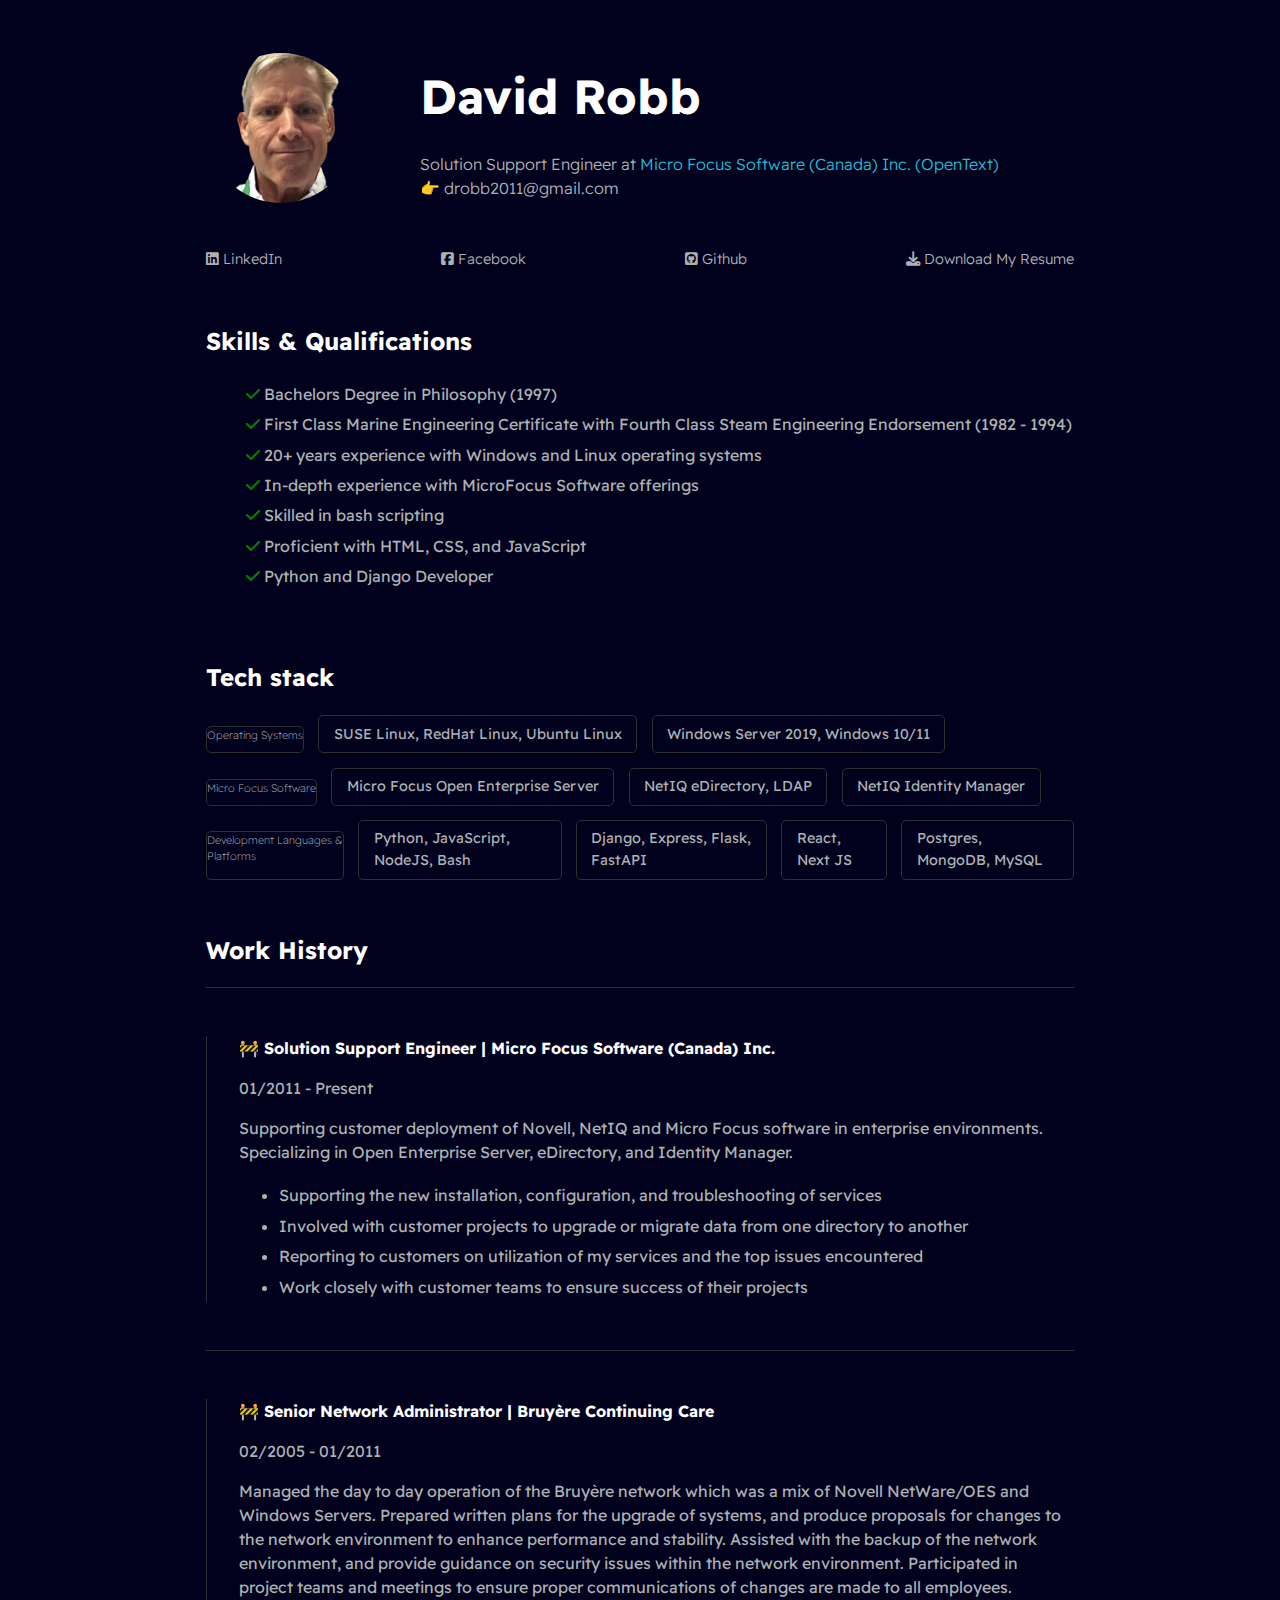
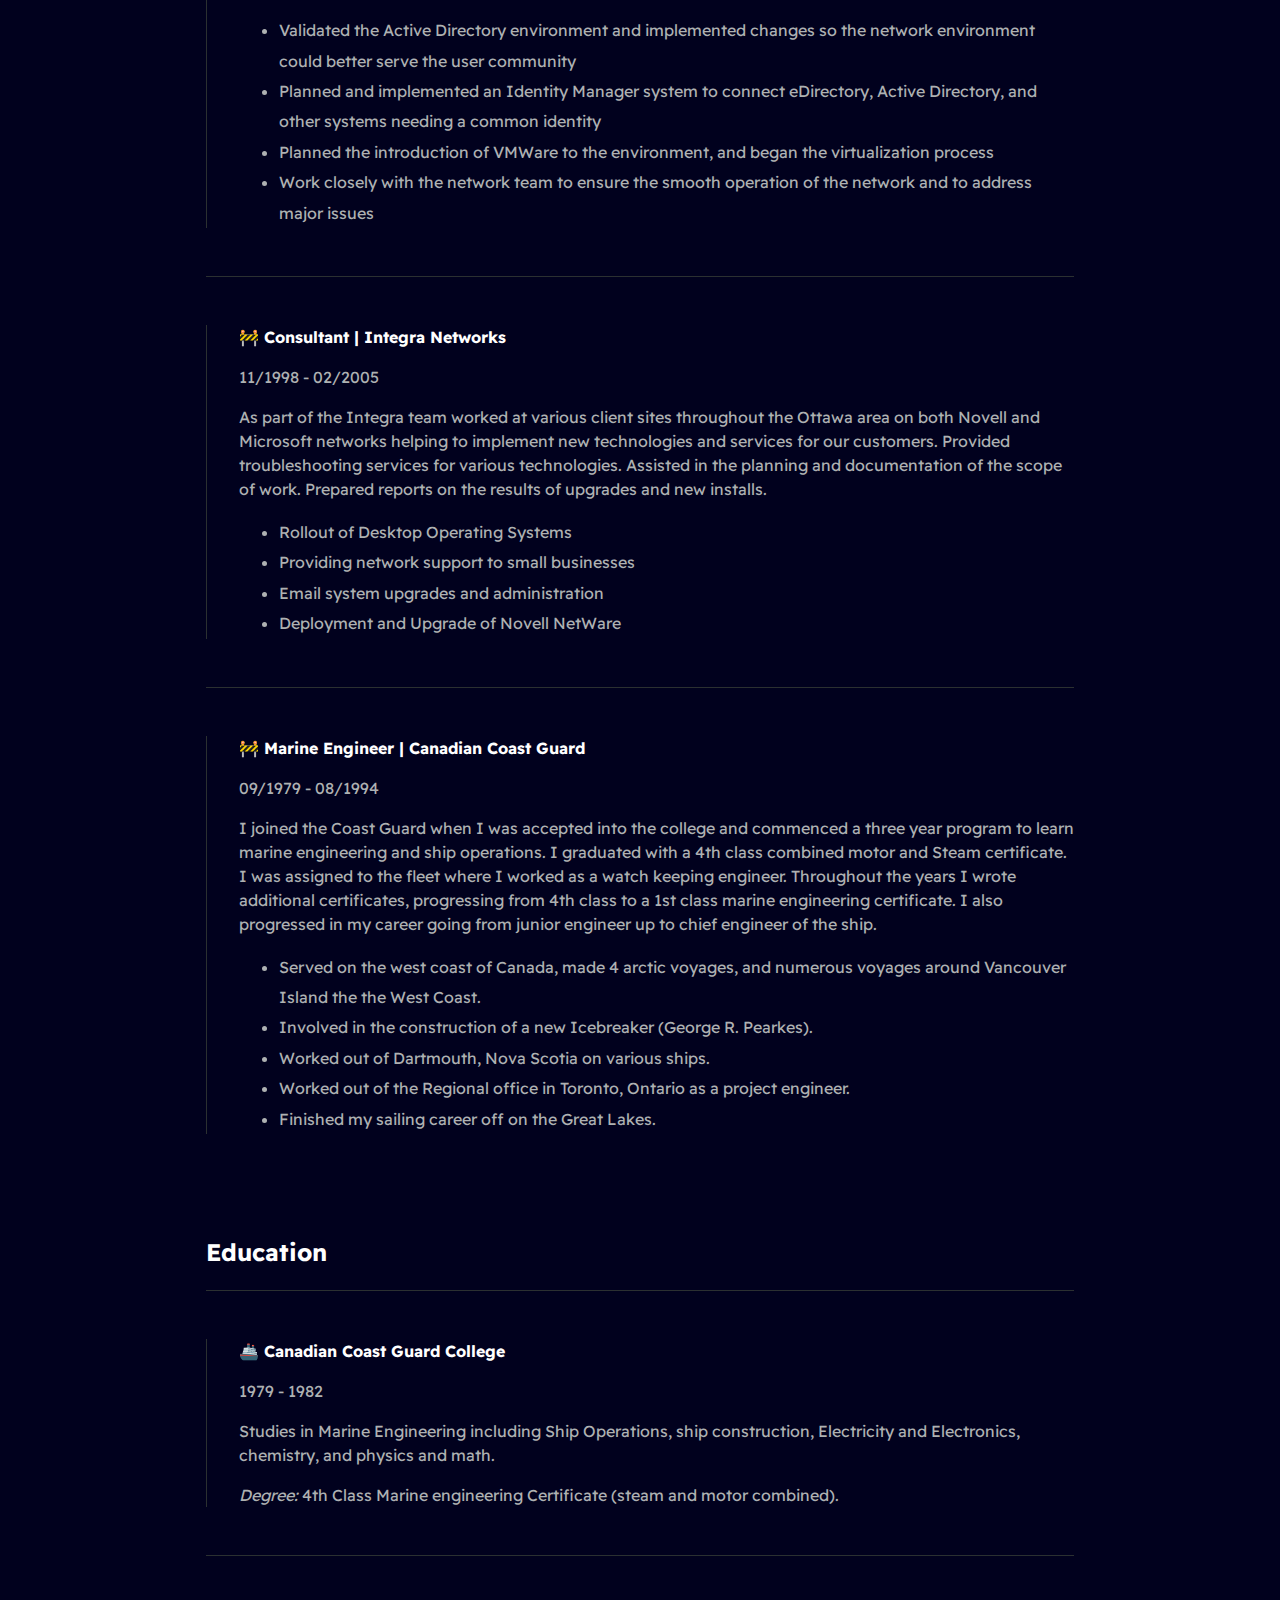
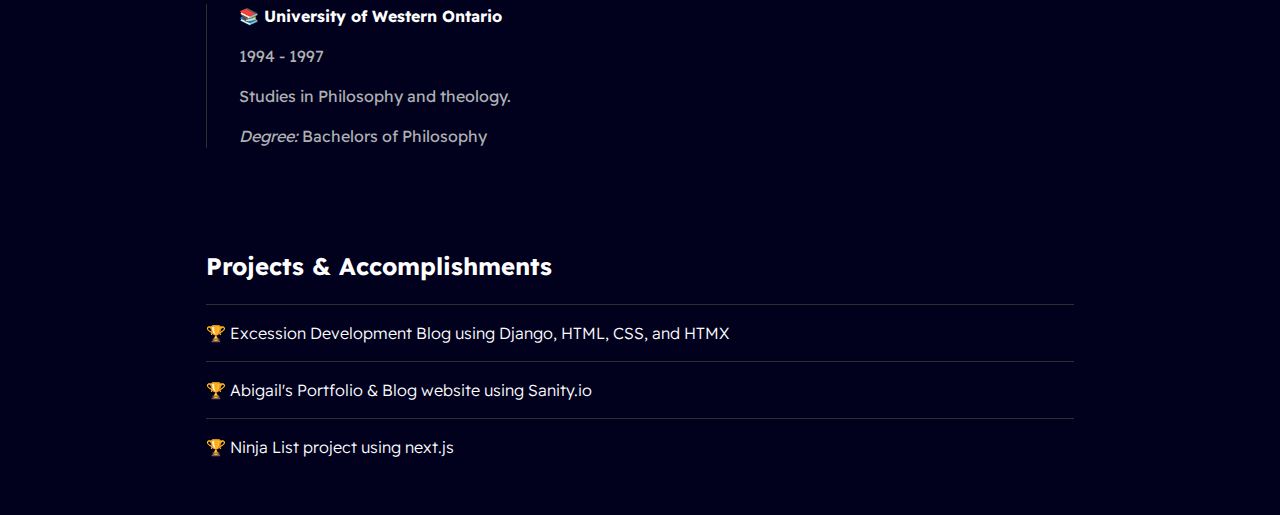
<file: index.html>
<!DOCTYPE html>
<html lang="en">
  <head>
    <meta charset="utf-8" />
    <title>David Robb | Digital Resume</title>
    <meta name="viewport" content="width=device-width, initial-scale=1.0" />
    <meta name="author" content="David Robb" />
    <meta name="description" content="David Robb - Resume" />
    <meta property="og:image" content="./assets/logo.png" />
    <meta property="og:description" content="David Robb - Resume" />
    <meta property="og:title" content="David Robb - Resume" />
    <meta name="twitter:title" content="Digital Resume" />
    <link rel="icon" href="./assets/favicon.ico" type="image/x-icon" />
    <link rel="stylesheet" href="./css/style.css" />
    <link rel="stylesheet" href="https://cdnjs.cloudflare.com/ajax/libs/font-awesome/6.7.2/css/all.min.css" integrity="sha512-Evv84Mr4kqVGRNSgIGL/F/aIDqQb7xQ2vcrdIwxfjThSH8CSR7PBEakCr51Ck+w+/U6swU2Im1vVX0SVk9ABhg==" crossorigin="anonymous" referrerpolicy="no-referrer" />
  </head>
  <body>
    <div id="container--main">
      <section class="section--page" id="wrapper--hero">
        <img
          src="./assets/images/david.png"
          alt="David Robb"
          id="profile--pic"
        />
        <div>
          <h1 id="user-name">David Robb</h1>
          <p id="bio">
            Solution Support Engineer at
            <a href="https://www.microfocus.com"
              >Micro Focus Software (Canada) Inc. (OpenText)</a
            ><br />
            👉 drobb2011@gmail.com
          </p>
        </div>
      </section>
      <section class="section--page">
        <div id="socials--list">
          <a href="https://www.linkedin.com/in/david-robb-42436a20/" target="_blank"
            ><i class="fa-brands fa-linkedin"></i> LinkedIn</a
          >
          <a href="https://www.facebook.com/david.robb.2012" target="_blank"
            ><i class="fa-brands fa-square-facebook"></i> Facebook</a
          >
          <a href="https://github.com/drobb2020" target="_blank"
            ><i class="fa-brands fa-square-github"></i> Github</a
          >
          <a href="./assets/resume.pdf" target="_blank"
            ><i class="fa-solid fa-download"></i> Download My Resume</a
          >
        </div>
      </section>
      <section class="section--page">
        <h2>Skills & Qualifications</h2>
        <ul id="qualifications--list">
          <li>
            <i class="fa-solid fa-check"></i> Bachelors Degree in Philosophy
            (1997)
          </li>
          <li>
            <i class="fa-solid fa-check"></i> First Class Marine Engineering Certificate with Fourth Class Steam Engineering Endorsement (1982 - 1994)
          </li>
          <li>
            <i class="fa-solid fa-check"></i> 20+ years experience with Windows
            and Linux operating systems
          </li>
          <li>
            <i class="fa-solid fa-check"></i> In-depth experience with
            MicroFocus Software offerings
          </li>
          <li><i class="fa-solid fa-check"></i> Skilled in bash scripting</li>
          <li>
            <i class="fa-solid fa-check"></i> Proficient with HTML, CSS, and
            JavaScript
          </li>
          <li><i class="fa-solid fa-check"></i> Python and Django Developer</li>
        </ul>
      </section>
      <section class="section--page">
        <h2>Tech stack</h2>
        <div id="wrapper--techstack__items">
          <div id="card-group" class="operating--systems">
            <p class="card--title">Operating Systems</p>
            <div class="card--techstack">
              <span>SUSE Linux, RedHat Linux, Ubuntu Linux</span>
            </div>
            <div class="card--techstack">
              <span>Windows Server 2019, Windows 10/11</span>
            </div>
          </div>
          <div id="card-group" class="network--tools">
            <p class="card--title">Micro Focus Software</p>
            <div class="card--techstack">
              <span>Micro Focus Open Enterprise Server</span>
            </div>
            <div class="card--techstack">
              <span>NetIQ eDirectory, LDAP</span>
            </div>
            <div class="card--techstack">
              <span>NetIQ Identity Manager</span>
            </div>
          </div>
          <div id="card-group" class="development--tools">
            <p class="card--title">Development Languages & Platforms</p>
            <div class="card--techstack">
              <span>Python, JavaScript, NodeJS, Bash</span>
            </div>
            <div class="card--techstack">
              <span>Django, Express, Flask, FastAPI</span>
            </div>
            <div class="card--techstack"><span>React, Next JS</span></div>
            <div class="card--techstack">
              <span>Postgres, MongoDB, MySQL</span>
            </div>
          </div>
        </div>
      </section>
      <section id="work-history-wrapper" class="section--page">
        <h2>Work History</h2>
        <div class="line-break"></div>
        <div class="card--work-history">
          <strong
            >🚧 Solution Support Engineer | Micro Focus Software (Canada)
            Inc.</strong
          >
          <p>01/2011 - Present</p>
          <p>
            Supporting customer deployment of Novell, NetIQ and Micro Focus
            software in enterprise environments. Specializing in Open Enterprise
            Server, eDirectory, and Identity Manager.
          </p>
          <ul>
            <li>
              Supporting the new installation, configuration, and
              troubleshooting of services
            </li>
            <li>
              Involved with customer projects to upgrade or migrate data from
              one directory to another
            </li>
            <li>
              Reporting to customers on utilization of my services and the top
              issues encountered
            </li>
            <li>
              Work closely with customer teams to ensure success of their
              projects
            </li>
          </ul>
        </div>
        <div class="line-break"></div>
        <div class="card--work-history">
          <strong
            >🚧 Senior Network Administrator | Bruyère Continuing Care</strong
          >
          <p>02/2005 - 01/2011</p>
          <p>
            Managed the day to day operation of the Bruyère network which was a
            mix of Novell NetWare/OES and Windows Servers. Prepared written
            plans for the upgrade of systems, and produce proposals for changes
            to the network environment to enhance performance and stability.
            Assisted with the backup of the network environment, and provide
            guidance on security issues within the network environment.
            Participated in project teams and meetings to ensure proper
            communications of changes are made to all employees.
          </p>
          <ul>
            <li>
              Validated the Active Directory environment and implemented changes
              so the network environment could better serve the user community
            </li>
            <li>
              Planned and implemented an Identity Manager system to connect
              eDirectory, Active Directory, and other systems needing a common
              identity
            </li>
            <li>
              Planned the introduction of VMWare to the environment, and began
              the virtualization process
            </li>
            <li>
              Work closely with the network team to ensure the smooth operation
              of the network and to address major issues
            </li>
          </ul>
        </div>
        <div class="line-break"></div>
        <div class="card--work-history">
          <strong>🚧 Consultant | Integra Networks</strong>
          <p>11/1998 - 02/2005</p>
          <p>
            As part of the Integra team worked at various client sites
            throughout the Ottawa area on both Novell and Microsoft networks
            helping to implement new technologies and services for our
            customers. Provided troubleshooting services for various
            technologies. Assisted in the planning and documentation of the
            scope of work. Prepared reports on the results of upgrades and new
            installs.
          </p>
          <ul>
            <li>Rollout of Desktop Operating Systems</li>
            <li>Providing network support to small businesses</li>
            <li>Email system upgrades and administration</li>
            <li>Deployment and Upgrade of Novell NetWare</li>
          </ul>
        </div>
        <div class="line-break"></div>
        <div class="card--work-history">
          <strong>🚧 Marine Engineer | Canadian Coast Guard</strong>
          <p>09/1979 - 08/1994</p>
          <p>
            I joined the Coast Guard when I was accepted into the college and
            commenced a three year program to learn marine engineering and ship
            operations. I graduated with a 4th class combined motor and Steam
            certificate. I was assigned to the fleet where I worked as a watch
            keeping engineer. Throughout the years I wrote additional
            certificates, progressing from 4th class to a 1st class marine
            engineering certificate. I also progressed in my career going from
            junior engineer up to chief engineer of the ship.
          </p>
          <ul>
            <li>
              Served on the west coast of Canada, made 4 arctic voyages, and numerous voyages around Vancouver Island the the West Coast.
            </li>
            <li>
              Involved in the construction of a new Icebreaker (George R. Pearkes).
            </li>
            <li>Worked out of Dartmouth, Nova Scotia on various ships.</li>
            <li>Worked out of the Regional office in Toronto, Ontario as a project engineer.</li>
            <li>Finished my sailing career off on the Great Lakes.</li>
          </ul>
        </div>
      </section>
      <section id="education-history-wrapper" class="section--page">
        <h2>Education</h2>
        <div class="line-break"></div>
        <div class="card--work-history">
          <strong>🚢 Canadian Coast Guard College</strong>
          <p>1979 - 1982</p>
          <p>Studies in Marine Engineering including Ship Operations, ship construction, Electricity and Electronics, chemistry, and physics and math.</p>
          <p><em>Degree:</em> 4th Class Marine engineering Certificate (steam and motor combined).</p>
        </div>
        <div class="line-break"></div>
        <div class="card--work-history">
          <strong>📚 University of Western Ontario</strong>
          <p>1994 - 1997</p>
          <p>Studies in Philosophy and theology.</p>
          <p><em>Degree:</em> Bachelors of Philosophy</p>
        </div>
      </section>
      <section class="section--page">
        <h2>Projects & Accomplishments</h2>

        <div class="card--project">
          <a href="project1.html"
            ><span>🏆 </span>Excession Development Blog using Django, HTML, CSS, and HTMX</a>
        </div>

        <div class="card--project">
          <a href="project2.html"
            ><span>🏆 </span>Abigail's Portfolio & Blog website using Sanity.io</a>
        </div>

        <!-- <div class="card--project">
          <a href="project3.html"
            ><span>🏆 </span>Python Flask project blog using Python and Flask</a>
        </div> -->

        <div class="card--project">
          <a href="project4.html"
            ><span>🏆 </span>Ninja List project using next.js</a>
        </div>
      </section>
    </div>
  </body>
</html>
</file>
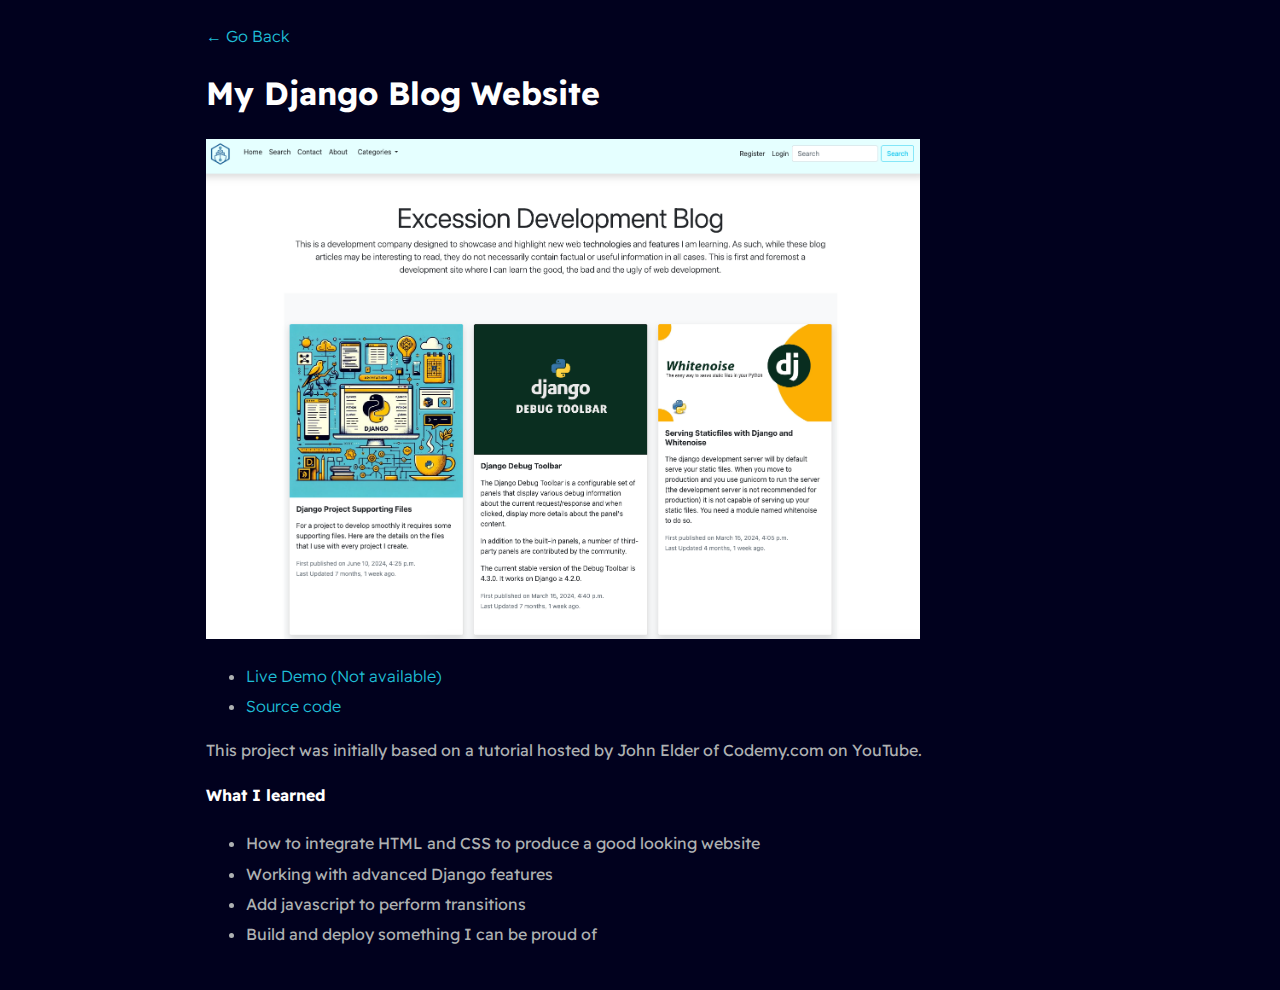
<file: project1.html>
<!DOCTYPE html>
<html lang="en">
  <head>
    <meta charset="UTF-8" />
    <meta http-equiv="X-UA-Compatible" content="IE=edge" />
    <meta name="viewport" content="width=device-width, initial-scale=1.0" />
    <link rel="stylesheet" href="./css/style.css" />
    <title>Django Blog</title>
  </head>
  <body>
    <div id="container--main">
      <a href="index.html">&#x2190; Go Back</a>
      <h1>My Django Blog Website</h1>
      <img id="project--img" src="./assets/images/django-blog.png" alt="Excession Development Blog">
      <ul>
        <li><a href="#" target="_blank">Live Demo (Not available)</a></li>
        <li><a href="https://github.com/drobb2020/excession_blog" target="_blank">Source code</a></li>
      </ul>
      <p>This project was initially based on a tutorial hosted by John Elder of Codemy.com on YouTube.
      </p>

      <h4>What I learned</h4>
      <ul>
        <li>How to integrate HTML and CSS to produce a good looking website</li>
        <li>Working with advanced Django features</li>
        <li>Add javascript to perform transitions</li>
        <li>Build and deploy something I can be proud of</li>
      </ul>
    </div>
  </body>
</html>
</file>
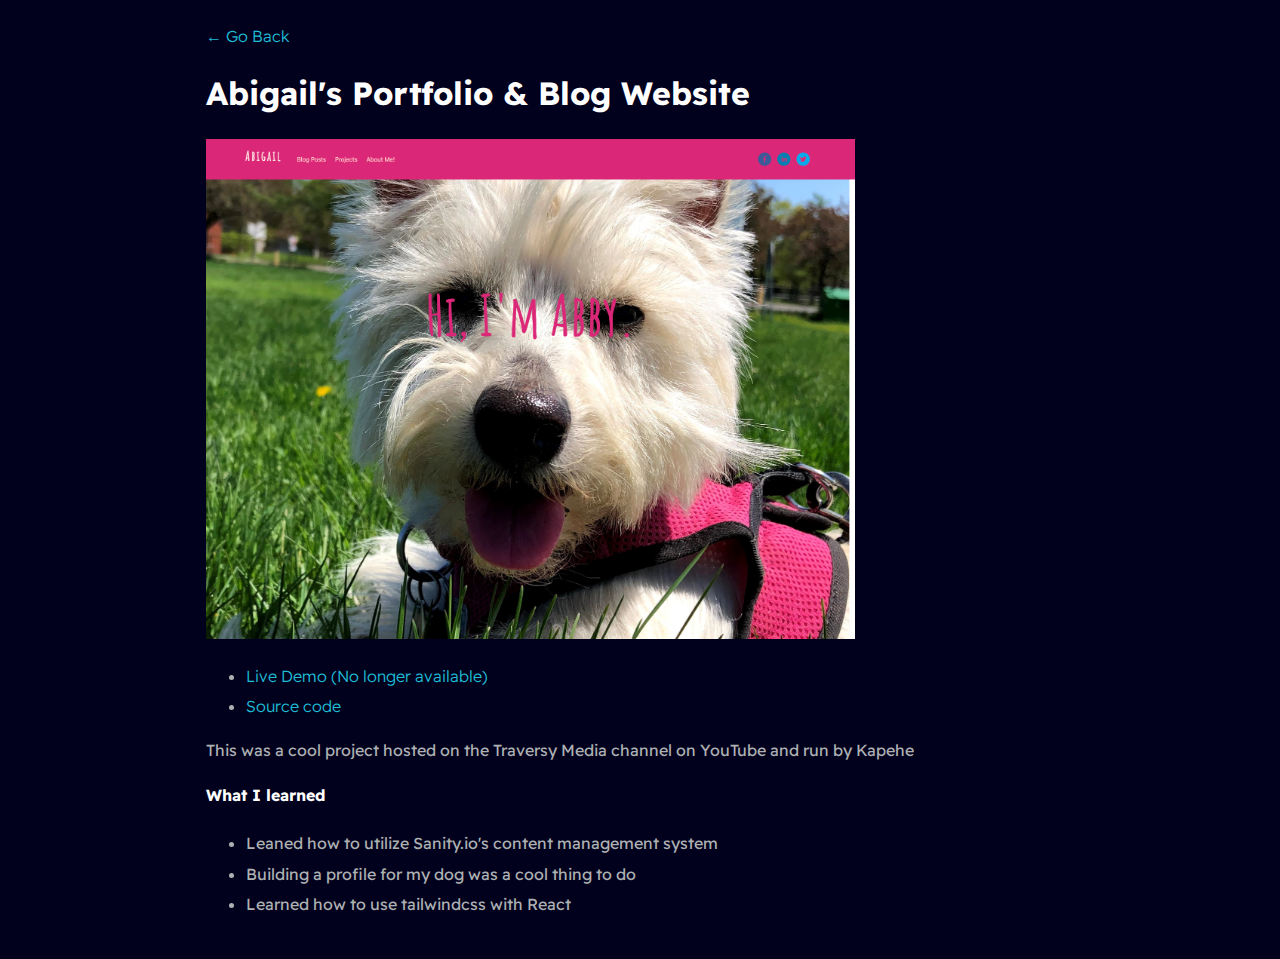
<file: project2.html>
<!DOCTYPE html>
<html lang="en">
  <head>
    <meta charset="UTF-8" />
    <meta http-equiv="X-UA-Compatible" content="IE=edge" />
    <meta name="viewport" content="width=device-width, initial-scale=1.0" />
    <link rel="stylesheet" href="./css/style.css" />
    <title>Personal Portfolio</title>
  </head>
  <body>
    <div id="container--main">
      <a href="index.html">&#x2190; Go Back</a>
      <h1>Abigail's Portfolio & Blog Website</h1>
      <img id="project--img" src="./assets/images/abigail_portfolio.png" alt="Flasker Blog">
      <ul>
        <a href="https://abigailportfolio.netlify.app/" target="_blank"
            >
        <li><a href="#" target="_blank">Live Demo (No longer available)</a></li>
        <li><a href="https://github.com/drobb2020/sanity-portfolio" target="_blank">Source code</a></li>
      </ul>
      <p>This was a cool project hosted on the Traversy Media channel on YouTube and run by Kapehe
      </p>

      <h4>What I learned</h4>
      <ul>
        <li>Leaned how to utilize Sanity.io's content management system</li>
        <li>Building a profile for my dog was a cool thing to do</li>
        <li>Learned how to use tailwindcss with React</li>
      </ul>
    </div>
  </body>
</html>
</file>
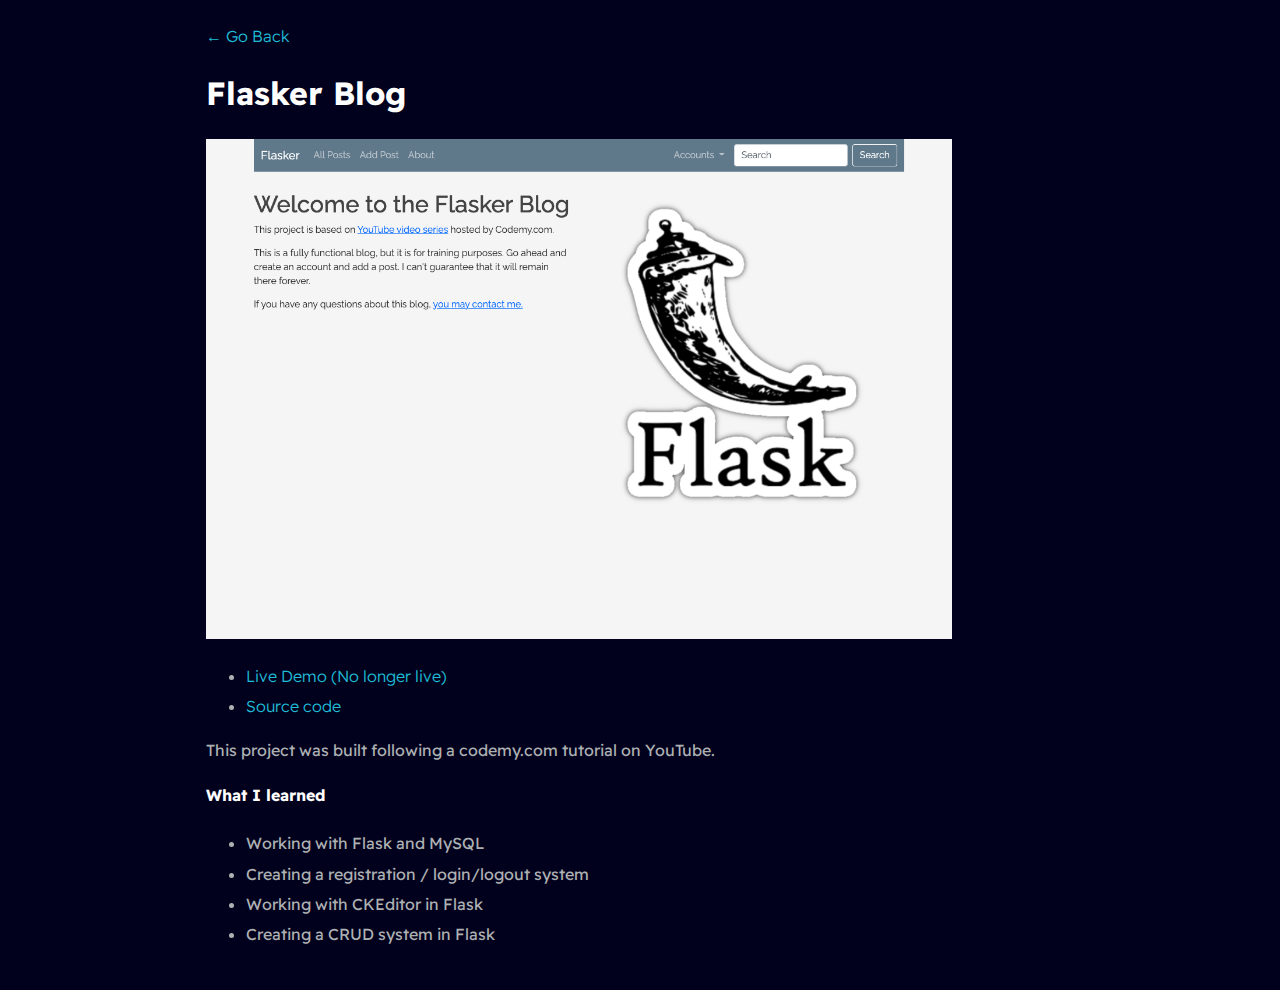
<file: project3.html>
<!DOCTYPE html>
<html lang="en">
  <head>
    <meta charset="UTF-8" />
    <meta http-equiv="X-UA-Compatible" content="IE=edge" />
    <meta name="viewport" content="width=device-width, initial-scale=1.0" />
    <link rel="stylesheet" href="./css/style.css" />
    <title>Personal Portfolio</title>
  </head>
  <body>
    <div id="container--main">
      <a href="index.html">&#x2190; Go Back</a>
      <h1>Flasker Blog</h1>
      <img id="project--img" src="./assets/images/flaskerdrobb.png" alt="Flasker Blog">
      <ul>
        <li><a href="#" target="_blank">Live Demo (No longer live)</a></li>
        <li><a href="https://github.com/drobb2020/flasker" target="_blank">Source code</a></li>
      </ul>
      <p>This project was built following a codemy.com tutorial on YouTube.</p>

      
      <h4>What I learned</h4>
      <ul>
        <li>Working with Flask and MySQL</li>
        <li>Creating a registration / login/logout system</li>
        <li>Working with CKEditor in Flask</li>
        <li>Creating a CRUD system in Flask</li>
      </ul>
    </div>
  </body>
</html>
</file>
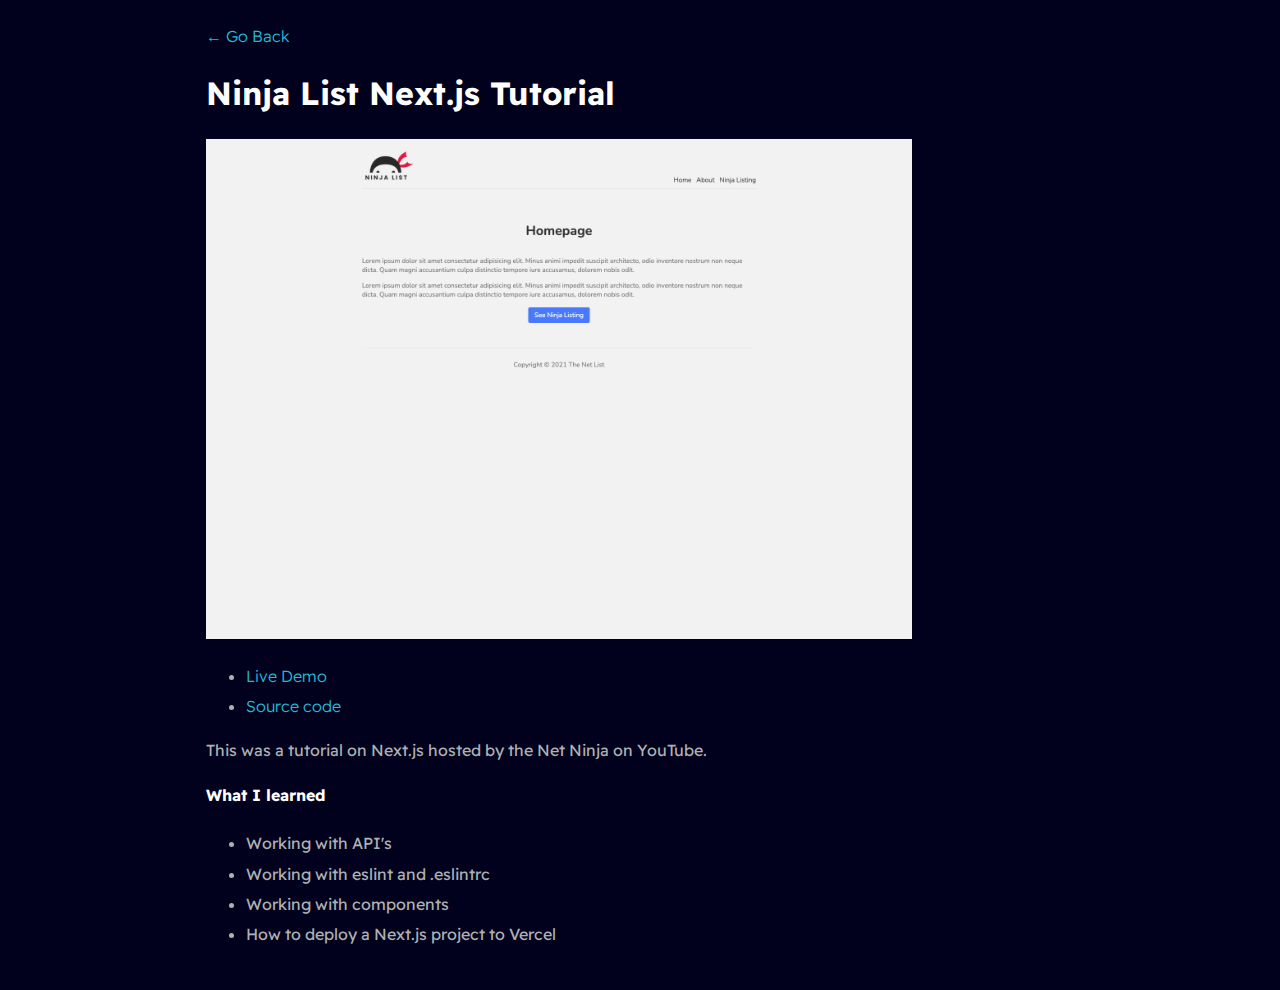
<file: project4.html>
<!DOCTYPE html>
<html lang="en">
  <head>
    <meta charset="UTF-8" />
    <meta http-equiv="X-UA-Compatible" content="IE=edge" />
    <meta name="viewport" content="width=device-width, initial-scale=1.0" />
    <link rel="stylesheet" href="./css/style.css" />
    <title>Personal Portfolio</title>
  </head>
  <body>
    <div id="container--main">
      <a href="index.html">&#x2190; Go Back</a>
      <h1>Ninja List Next.js Tutorial</h1>
      <img id="project--img" src="./assets/images/ninja_list.png" alt="Flasker Blog">
      <ul>
        <li><a href="https://next-js-tutorial-drobb2020.vercel.app/" target="_blank">Live Demo</a></li>
        <li><a href="https://github.com/drobb2020/next.js-tutorial" target="_blank">Source code</a></li>
      </ul>
      <p>
        This was a tutorial on Next.js hosted by the Net Ninja on YouTube.
      </p>

      <h4>What I learned</h4>
      <ul>
        <li>Working with API's</li>
        <li>Working with eslint and .eslintrc</li>
        <li>Working with components</li>
        <li>How to deploy a Next.js project to Vercel</li>
      </ul>
    </div>
  </body>
</html>
</file>
<file: css/style.css>
@import url('https://fonts.googleapis.com/css2?family=Readex+Pro:wght@200;300;400;500;600;700&display=swap');

:root {
  --mainTextColor-light: hsl(240, 100%, 10%);
  --secondaryTextColor-light: hsl(0, 0%, 20%);
  --mainLinkColor-light: hsl(188, 87%, 39%);
  --mainBorderColor-light: hsl(0, 0%, 85%);
  --mainBgColor-light: hsl(210, 20%, 98%);

  --mainTextColor-dark: hsl(0, 0%, 100%);
  --secondaryTextColor-dark: hsl(195, 2%, 69%);
  --mainLinkColor-dark: hsl(188, 75%, 48%);
  --mainBorderColor-dark: hsl(190, 7%, 18%);
  --mainBgColor-dark: hsl(240, 93%, 6%);

  --mainTextColor: var(--mainTextColor-dark);
  --secondaryTextColor: var(--secondaryTextColor-dark);
  --mainLinkColor: var(--mainLinkColor-dark);
  --mainBorderColor: var(--mainBorderColor-dark);
  --mainBgColor: var(--mainBgColor-dark);
}

*,
*::before,
*::after {
  box-sizing: border-box;
  line-height: 1.5em;
}

body {
  font-family: 'Readex Pro', sans-serif;
  background-color: var(--mainBgColor);
  color: var(--mainTextColor);
}

p,
span,
li {
  color: var(--secondaryTextColor);
  font-size: 1em;
}

a {
  text-decoration: none;
  color: var(--mainLinkColor);
  font-weight: 500;
}

li {
  line-height: 1.9em;
}

#container--main {
  max-width: 900px;
  margin: 0 auto;
  padding: 1em;
}

.section--page {
  padding-top: 1em;
  padding-bottom: 1em;
}

#wrapper--hero {
  display: flex;
  align-items: center;
  gap: 4em;
}

#bio,
a {
  font-weight: 300;
}

#user-name {
  font-size: 3em;
  line-height: 1em;
}

#profile--pic {
  width: 150px;
  height: 150px;
  object-fit: cover;
  border-radius: 50%;
}

#email {
  color: var(--mainTextColor);
}

#socials--list {
  display: flex;
  justify-content: space-between;
  column-gap: 1em;
  flex-wrap: wrap;
}

#socials--list a {
  font-weight: 300;
  color: var(--secondaryTextColor);
  font-size: 0.9em;
  transition: 0.3s;
}

#socials--list a:hover {
  font-weight: 100;
  color: var(--mainLinkColor);
  font-size: 0.9em;
}

#qualifications--list {
  list-style: none;
}

.fa-check {
  color: green;
}

#wrapper--techstack__items {
  display: flex;
  flex-wrap: wrap;
  gap: 1em;
  font-size: 0.9em;
}

#card-group {
  display: flex;
  gap: 1em;
}

.card--title {
  font-weight: 200;
  font-size: 0.75em;
  margin-bottom: 0;
  border: 1px solid var(--mainBorderColor);
  border-radius: 5px;
}

.card--techstack {
  border: 1px solid var(--mainBorderColor);
  border-radius: 5px;
  padding: 0.5em 1em;
  align-items: center;
}

.card--work-history {
  border-left: 1px solid var(--mainBorderColor);
  margin-top: 3em;
  margin-bottom: 3em;
  padding-left: 2em;
}

.line-break {
  background-color: var(--mainBorderColor);
  height: 1px;
}

.card--project {
  padding-top: 1em;
  padding-bottom: 1em;
  border-top: 1px solid var(--mainBorderColor);
}

.card--project a {
  color: var(--mainTextColor);

  transition: 0.3s;
}

.card--project a:hover {
  color: rgb(30, 190, 214);
}

#project--img {
  height: 500px;
  object-fit: cover;
}

@media(max-width:600px){

    .section--page{
        padding-top: 1em;
        padding-bottom: 1em;
    }

    #wrapper--hero{
        gap: 1em;
        flex-direction: column;
    }

    #profile-pic{
        width: 200px;
        height: 200px;
    }


    .card--work-history{
        border-left: none;
        padding-left: 0;
    }
}
</file>
